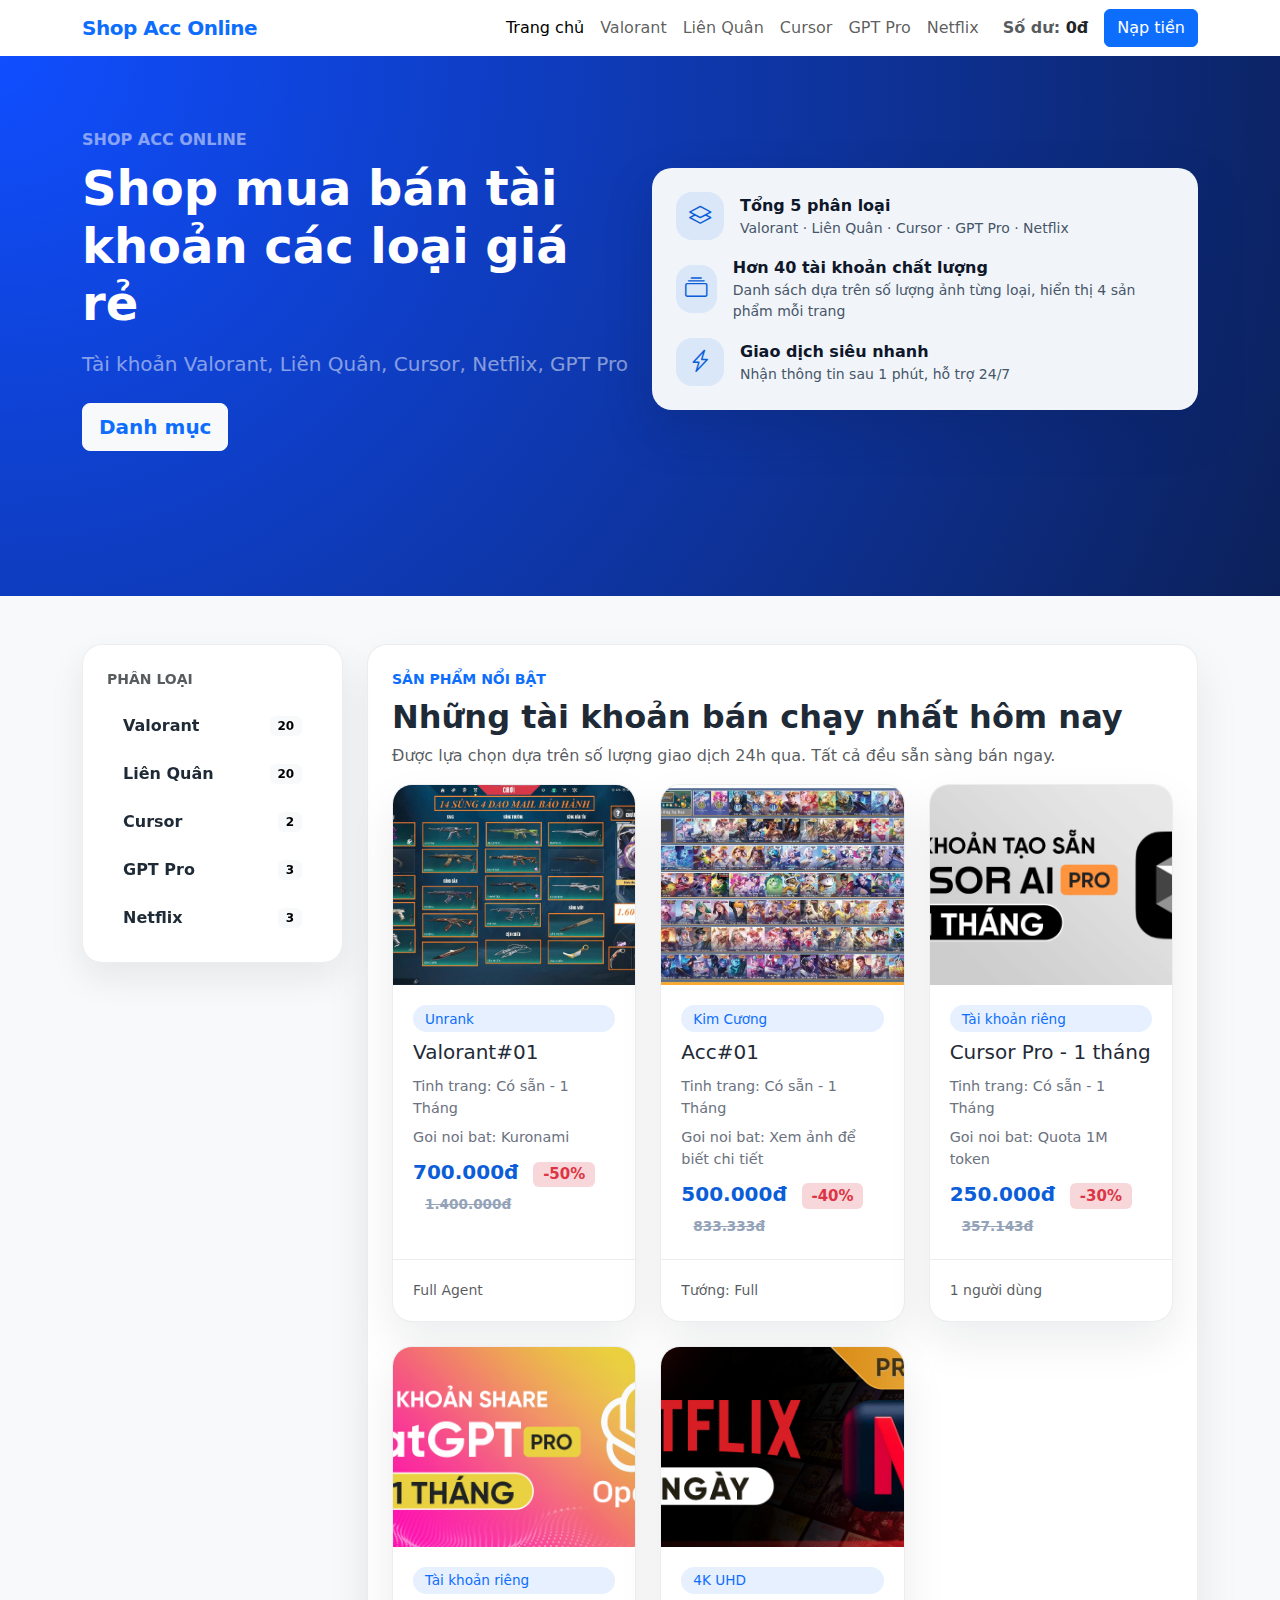
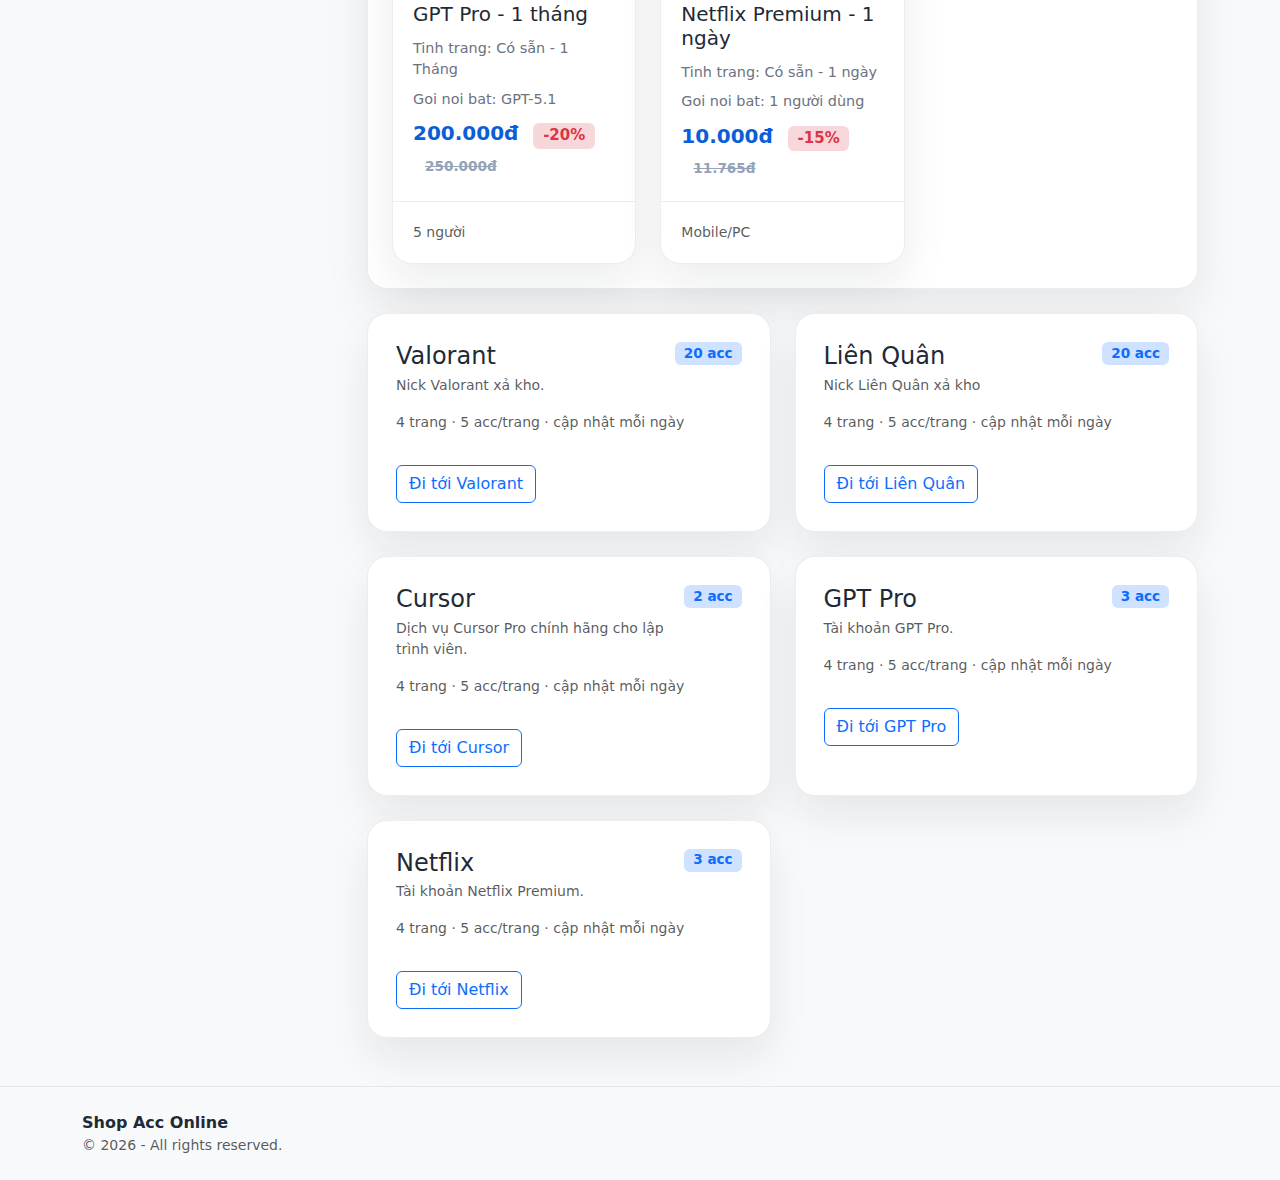
<file: index.html>
<!DOCTYPE html>
<html lang="vi">
  <head>
    <meta charset="UTF-8" />
    <meta name="viewport" content="width=device-width, initial-scale=1" />
    <title>Shop Acc Online</title>
    <link
      href="https://cdn.jsdelivr.net/npm/bootstrap@5.3.3/dist/css/bootstrap.min.css"
      rel="stylesheet"
      integrity="sha384-QWTKZyjpPEjISv5WaRU9OFeRpok6YctnYmDr5pNlyT2bRjXh0JMhjY6hW+ALEwIH"
      crossorigin="anonymous"
    />
    <link rel="stylesheet" href="https://cdn.jsdelivr.net/npm/bootstrap-icons@1.11.3/font/bootstrap-icons.min.css" />
    <link rel="stylesheet" href="assets/css/style.css" />
    <link rel="icon" href="assets/img/favicon.png" />
  </head>
  <body data-page="home">
    <header class="shadow-sm bg-white">
      <nav class="navbar navbar-expand-lg bg-white">
        <div class="container">
          <a class="navbar-brand fw-bold text-primary" href="index.html">Shop Acc Online</a>
          <button
            class="navbar-toggler"
            type="button"
            data-bs-toggle="collapse"
            data-bs-target="#mainNav"
            aria-controls="mainNav"
            aria-expanded="false"
            aria-label="Toggle navigation"
          >
            <span class="navbar-toggler-icon"></span>
          </button>
          <div class="collapse navbar-collapse" id="mainNav">
            <ul class="navbar-nav ms-auto align-items-lg-center">
              <li class="nav-item">
                <a class="nav-link active" href="index.html">Trang chủ</a>
              </li>
              <li class="nav-item">
                <a class="nav-link" href="category.html?category=valorant&page=1">Valorant</a>
              </li>
              <li class="nav-item">
                <a class="nav-link" href="category.html?category=lienquan&page=1">Liên Quân</a>
              </li>
              <li class="nav-item">
                <a class="nav-link" href="category.html?category=cursor&page=1">Cursor</a>
              </li>
              <li class="nav-item">
                <a class="nav-link" href="category.html?category=gptpro&page=1">GPT Pro</a>
              </li>
              <li class="nav-item">
                <a class="nav-link" href="category.html?category=netflix&page=1">Netflix</a>
              </li>
              <li class="nav-item">
                <span class="navbar-text text-muted fw-semibold ms-lg-3">Số dư: <span class="text-dark">0đ</span></span>
              </li>
              <li class="nav-item ms-lg-3">
                <a class="btn btn-primary" href="topup.html">Nạp tiền</a>
              </li>
            </ul>
          </div>
        </div>
      </nav>
    </header>

    <main>
      <section class="home-hero text-white py-5">
        <div class="container py-4">
          <div class="row align-items-center g-4">
            <div class="col-lg-6">
              <p class="text-uppercase text-white-50 fw-semibold mb-2">Shop Acc Online</p>
              <h1 class="display-5 fw-bold mb-3">Shop mua bán tài khoản các loại giá rẻ</i></h1>
              <p class="lead text-white-50 mb-4">
                Tài khoản Valorant, Liên Quân, Cursor, Netflix, GPT Pro
              </p>
              <div class="d-flex flex-wrap gap-3">
                <a class="btn btn-light btn-lg text-primary fw-semibold" href="#categories">Danh mục</a>
              </div>
            </div>
            <div class="col-lg-6">
              <div class="home-hero-card p-4">
                <div class="d-flex align-items-center mb-3">
                  <span class="hero-icon me-3">
                    <i class="bi bi-layers"></i>
                  </span>
                  <div>
                    <strong>Tổng 5 phân loại</strong>
                    <div class="text-muted small">Valorant · Liên Quân · Cursor · GPT Pro · Netflix</div>
                  </div>
                </div>
                <div class="d-flex align-items-center mb-3">
                  <span class="hero-icon me-3">
                    <i class="bi bi-collection"></i>
                  </span>
                  <div>
                    <strong>Hơn 40 tài khoản chất lượng</strong>
                    <div class="text-muted small">Danh sách dựa trên số lượng ảnh từng loại, hiển thị 4 sản phẩm mỗi trang</div>
                  </div>
                </div>
                <div class="d-flex align-items-center">
                  <span class="hero-icon me-3">
                    <i class="bi bi-lightning-charge"></i>
                  </span>
                  <div>
                    <strong>Giao dịch siêu nhanh</strong>
                    <div class="text-muted small">Nhận thông tin sau 1 phút, hỗ trợ 24/7</div>
                  </div>
                </div>
              </div>
            </div>
          </div>
        </div>
      </section>

      <section id="categories" class="py-5 bg-light">
        <div class="container">
          <div class="row g-4">
            <div class="col-lg-3">
              <div class="category-menu-card sticky-top">
                <p class="text-uppercase text-muted fw-semibold small mb-3">Phân loại</p>
                <div data-category-menu></div>
              </div>
            </div>
            <div class="col-lg-9">
              <div class="featured-products-card p-4 mb-4">
                <div class="d-flex flex-column flex-md-row justify-content-between align-items-md-center gap-3 mb-3">
                  <div>
                    <p class="text-uppercase text-primary fw-semibold small mb-2">Sản phẩm nổi bật</p>
                    <h2 class="fw-bold mb-2">Những tài khoản bán chạy nhất hôm nay</h2>
                    <p class="text-muted mb-0">
                      Được lựa chọn dựa trên số lượng giao dịch 24h qua. Tất cả đều sẵn sàng bán ngay.
                    </p>
                  </div>
                </div>
                <div class="row g-4" data-featured-products></div>
              </div>

              <div class="row g-4" data-featured-grid></div>
            </div>
          </div>
        </div>
      </section>
    </main>

    <footer class="py-4 bg-body-tertiary">
      <div class="container d-flex flex-column flex-md-row justify-content-between align-items-center gap-3">
        <div>
          <strong>Shop Acc Online</strong>
          <p class="mb-0 text-muted small">© <span id="year"></span> - All rights reserved.</p>
        </div>
      </div>
    </footer>

    <script
      src="https://cdn.jsdelivr.net/npm/bootstrap@5.3.3/dist/js/bootstrap.bundle.min.js"
      integrity="sha384-YvpcrYf0tY3lHB60NNkmXc5s9fDVZLESaAA55NDzOxhy9GkcIdslK1eN7N6jIeHz"
      crossorigin="anonymous"
    ></script>
    <script src="assets/js/script.js"></script>
  </body>
</html>
</file>
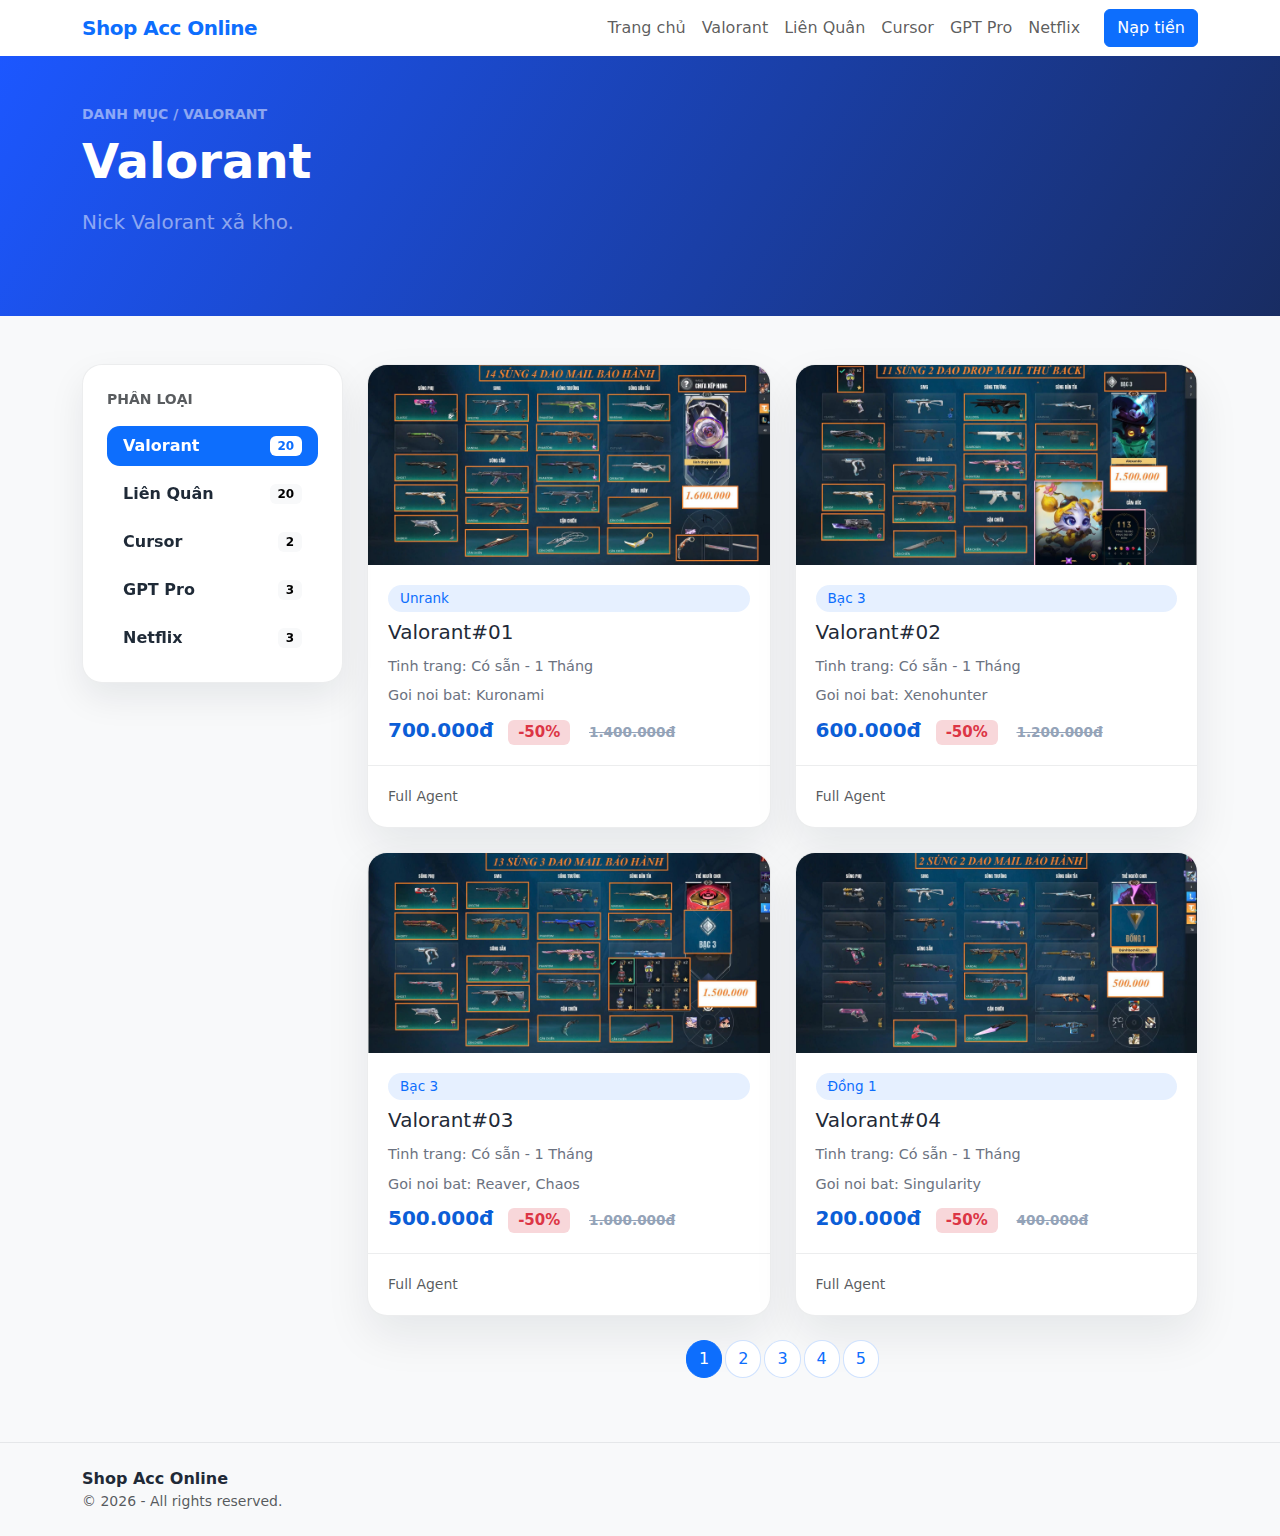
<file: category.html>
<!DOCTYPE html>
<html lang="vi">
  <head>
    <meta charset="UTF-8" />
    <meta name="viewport" content="width=device-width, initial-scale=1" />
    <title>Danh mục · Shop Acc Online</title>
    <link
      href="https://cdn.jsdelivr.net/npm/bootstrap@5.3.3/dist/css/bootstrap.min.css"
      rel="stylesheet"
      integrity="sha384-QWTKZyjpPEjISv5WaRU9OFeRpok6YctnYmDr5pNlyT2bRjXh0JMhjY6hW+ALEwIH"
      crossorigin="anonymous"
    />
    <link rel="stylesheet" href="https://cdn.jsdelivr.net/npm/bootstrap-icons@1.11.3/font/bootstrap-icons.min.css" />
    <link rel="stylesheet" href="assets/css/style.css" />
  </head>
  <body data-page="category">
    <header class="shadow-sm bg-white">
      <nav class="navbar navbar-expand-lg bg-white">
        <div class="container">
          <a class="navbar-brand fw-bold text-primary" href="index.html">Shop Acc Online</a>
          <button
            class="navbar-toggler"
            type="button"
            data-bs-toggle="collapse"
            data-bs-target="#mainNav"
            aria-controls="mainNav"
            aria-expanded="false"
            aria-label="Toggle navigation"
          >
            <span class="navbar-toggler-icon"></span>
          </button>
          <div class="collapse navbar-collapse" id="mainNav">
            <ul class="navbar-nav ms-auto align-items-lg-center">
              <li class="nav-item">
                <a class="nav-link" href="index.html">Trang chủ</a>
              </li>
              <li class="nav-item">
                <a class="nav-link" href="category.html?category=valorant&page=1">Valorant</a>
              </li>
              <li class="nav-item">
                <a class="nav-link" href="category.html?category=lienquan&page=1">Liên Quân</a>
              </li>
              <li class="nav-item">
                <a class="nav-link" href="category.html?category=cursor&page=1">Cursor</a>
              </li>
              <li class="nav-item">
                <a class="nav-link" href="category.html?category=gptpro&page=1">GPT Pro</a>
              </li>
              <li class="nav-item">
                <a class="nav-link" href="category.html?category=netflix&page=1">Netflix</a>
              </li>
              <li class="nav-item ms-lg-3">
                <a class="btn btn-primary" href="topup.html">Nạp tiền</a>
              </li>
            </ul>
          </div>
        </div>
      </nav>
    </header>

    <section class="category-hero text-white py-5">
      <div class="container">
        <p class="text-uppercase text-white-50 fw-semibold small mb-2" id="category-breadcrumb">Danh mục</p>
        <h1 class="display-5 fw-bold mb-3" id="category-title"></h1>
        <p class="lead text-white-50 mb-0" id="category-description"></p>
      </div>
    </section>

    <main class="py-5 bg-light">
      <div class="container">
        <div class="row g-4">
          <div class="col-lg-3">
            <div class="category-menu-card sticky-top">
              <p class="text-uppercase text-muted fw-semibold small mb-3">Phân loại</p>
              <div data-category-menu></div>
            </div>
          </div>
          <div class="col-lg-9">
            <div class="row g-4" data-category-grid></div>
            <nav class="mt-4" aria-label="Điều hướng trang">
              <ul class="pagination justify-content-center" data-pagination></ul>
            </nav>
          </div>
        </div>
      </div>
    </main>

    <footer class="py-4 bg-body-tertiary">
      <div class="container d-flex flex-column flex-md-row justify-content-between align-items-center gap-3">
        <div>
          <strong>Shop Acc Online</strong>
          <p class="mb-0 text-muted small">© <span id="year"></span> - All rights reserved.</p>
        </div>
      </div>
    </footer>

    <script
      src="https://cdn.jsdelivr.net/npm/bootstrap@5.3.3/dist/js/bootstrap.bundle.min.js"
      integrity="sha384-YvpcrYf0tY3lHB60NNkmXc5s9fDVZLESaAA55NDzOxhy9GkcIdslK1eN7N6jIeHz"
      crossorigin="anonymous"
    ></script>
    <script src="assets/js/script.js"></script>
  </body>
</html>
</file>
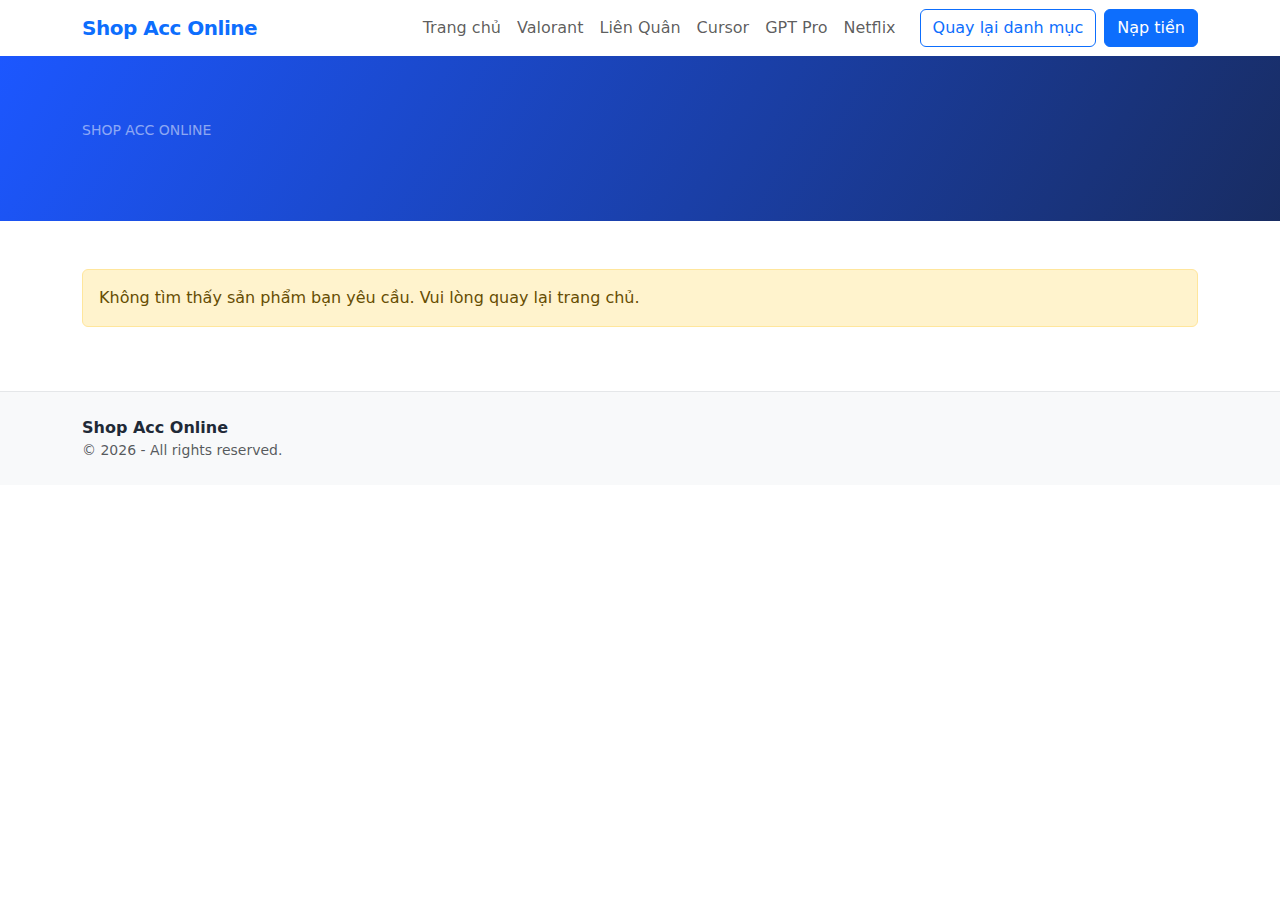
<file: product.html>
<!DOCTYPE html>
<html lang="vi">
  <head>
    <meta charset="UTF-8" />
    <meta name="viewport" content="width=device-width, initial-scale=1" />
    <title>Chi tiết sản phẩm · Shop Acc Online</title>
    <meta
      name="description"
      content="Xem thông tin chi tiết tài khoản được bán tại Shop Acc Online: giá, bảo hành và ưu điểm nổi bật."
    />
    <meta property="og:title" content="Sản phẩm Shop Acc Online" />
    <meta
      property="og:description"
      content="Thông tin tài khoản gaming và dịch vụ premium đầy đủ: giá, tình trạng, giao ngay."
    />
    <meta property="og:type" content="product" />
    <meta property="og:image" content="assets/img/valorant/acc1.jpg" />
    <link
      href="https://cdn.jsdelivr.net/npm/bootstrap@5.3.3/dist/css/bootstrap.min.css"
      rel="stylesheet"
      integrity="sha384-QWTKZyjpPEjISv5WaRU9OFeRpok6YctnYmDr5pNlyT2bRjXh0JMhjY6hW+ALEwIH"
      crossorigin="anonymous"
    />
    <link rel="stylesheet" href="https://cdn.jsdelivr.net/npm/bootstrap-icons@1.11.3/font/bootstrap-icons.min.css" />
    <link rel="stylesheet" href="assets/css/style.css" />
  </head>
  <body data-page="product">
    <header class="shadow-sm bg-white">
      <nav class="navbar navbar-expand-lg bg-white">
        <div class="container">
          <a class="navbar-brand fw-bold text-primary" href="index.html">Shop Acc Online</a>
          <button
            class="navbar-toggler"
            type="button"
            data-bs-toggle="collapse"
            data-bs-target="#mainNav"
            aria-controls="mainNav"
            aria-expanded="false"
            aria-label="Toggle navigation"
          >
            <span class="navbar-toggler-icon"></span>
          </button>
          <div class="collapse navbar-collapse" id="mainNav">
            <ul class="navbar-nav ms-auto align-items-lg-center">
              <li class="nav-item">
                <a class="nav-link" href="index.html">Trang chủ</a>
              </li>
              <li class="nav-item">
                <a class="nav-link" href="category.html?category=valorant&page=1">Valorant</a>
              </li>
              <li class="nav-item">
                <a class="nav-link" href="category.html?category=lienquan&page=1">Liên Quân</a>
              </li>
              <li class="nav-item">
                <a class="nav-link" href="category.html?category=cursor&page=1">Cursor</a>
              </li>
              <li class="nav-item">
                <a class="nav-link" href="category.html?category=gptpro&page=1">GPT Pro</a>
              </li>
              <li class="nav-item">
                <a class="nav-link" href="category.html?category=netflix&page=1">Netflix</a>
              </li>
              <li class="nav-item ms-lg-3">
                <a class="btn btn-outline-primary me-2" id="back-to-category" href="category.html?category=valorant&page=1">
                  Quay lại danh mục
                </a>
              </li>
              <li class="nav-item">
                <a class="btn btn-primary" href="topup.html">Nạp tiền</a>
              </li>
            </ul>
          </div>
        </div>
      </nav>
    </header>

    <section class="product-hero">
      <div class="container">
        <div id="breadcrumbs" class="small text-uppercase text-white-50 mb-3">Shop Acc Online</div>
        <h1 id="product-name" class="display-5 fw-bold"></h1>
        <p id="product-description" class="lead text-white-50 mb-0"></p>
      </div>
    </section>

    <main class="py-5">
      <div class="container" id="product-detail-wrapper">
        <div class="row g-4 align-items-start">
          <div class="col-lg-6">
            <div class="product-gallery">
              <img id="product-image" src="" alt="" class="img-fluid" />
            </div>
          </div>
          <div class="col-lg-6">
            <div class="detail-card mb-4">
              <div class="d-flex justify-content-between align-items-center mb-3 flex-wrap gap-2">
                <h4 class="mb-0">Thông tin nhanh</h4>
                <div class="text-end">
                  <div class="d-flex align-items-center justify-content-end gap-2">
                    <span class="product-price-lg" id="product-price">0đ</span>
                    <span class="badge bg-danger-subtle text-danger" id="product-discount"></span>
                  </div>
                  <div class="text-muted text-decoration-line-through small" id="product-original-price"></div>
                </div>
              </div>
              <ul id="product-info-list" class="mb-0"></ul>
            </div>
            <div class="detail-card">
              <h5>Ưu điểm nổi bật</h5>
              <ul id="highlight-list" class="mb-3"></ul>
              <button class="btn btn-primary w-100" type="button" data-action="buy-product">
                Mua Ngay
              </button>
            </div>
          </div>
        </div>
      </div>
    </main>

    <footer class="py-4 bg-body-tertiary">
      <div class="container d-flex flex-column flex-md-row justify-content-between align-items-center gap-3">
        <div>
          <strong>Shop Acc Online</strong>
          <p class="mb-0 text-muted small">© <span id="year"></span> - All rights reserved.</p>
        </div>
      </div>
    </footer>

    <script
      src="https://cdn.jsdelivr.net/npm/bootstrap@5.3.3/dist/js/bootstrap.bundle.min.js"
      integrity="sha384-YvpcrYf0tY3lHB60NNkmXc5s9fDVZLESaAA55NDzOxhy9GkcIdslK1eN7N6jIeHz"
      crossorigin="anonymous"
    ></script>
    <script type="application/ld+json" id="product-schema"></script>
    <script src="assets/js/script.js"></script>
  </body>
</html>
</file>
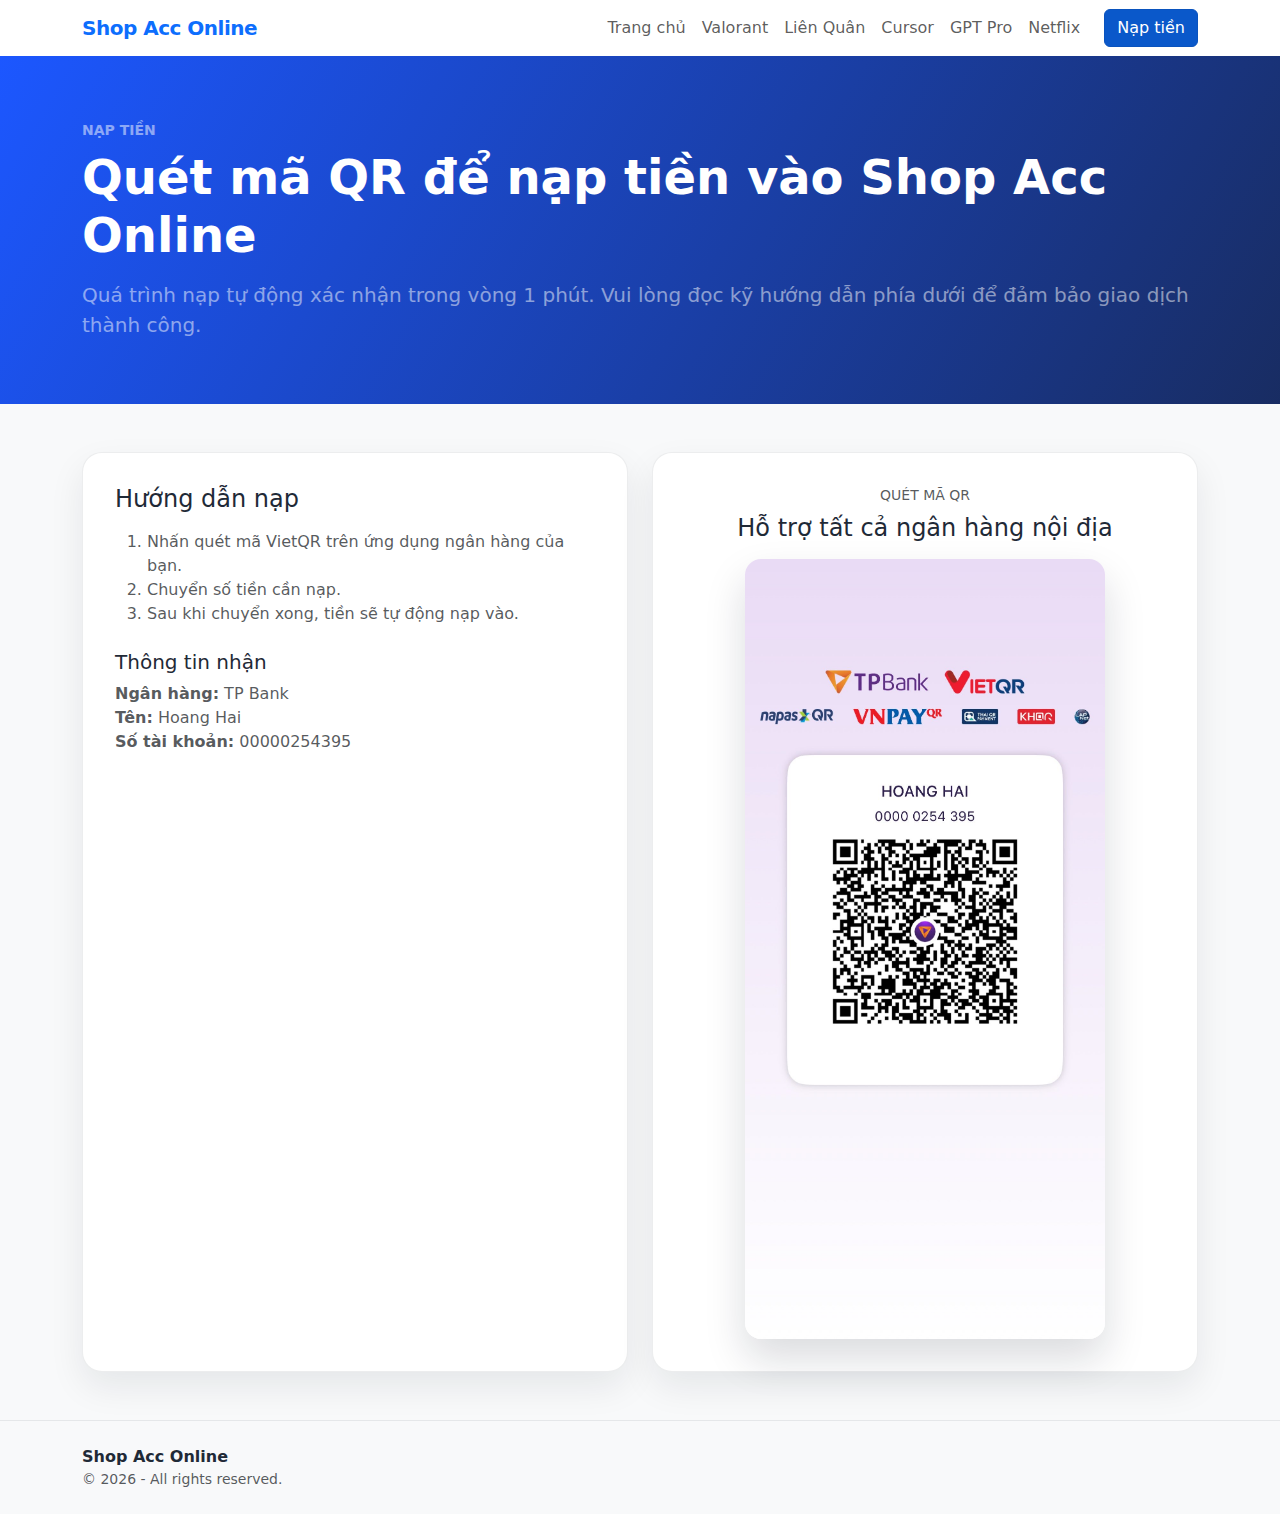
<file: topup.html>
<!DOCTYPE html>
<html lang="vi">
  <head>
    <meta charset="UTF-8" />
    <meta name="viewport" content="width=device-width, initial-scale=1" />
    <title>Nạp tiền · Shop Acc Online</title>
    <link
      href="https://cdn.jsdelivr.net/npm/bootstrap@5.3.3/dist/css/bootstrap.min.css"
      rel="stylesheet"
      integrity="sha384-QWTKZyjpPEjISv5WaRU9OFeRpok6YctnYmDr5pNlyT2bRjXh0JMhjY6hW+ALEwIH"
      crossorigin="anonymous"
    />
    <link rel="stylesheet" href="https://cdn.jsdelivr.net/npm/bootstrap-icons@1.11.3/font/bootstrap-icons.min.css" />
    <link rel="stylesheet" href="assets/css/style.css" />
  </head>
  <body data-page="topup">
    <header class="shadow-sm bg-white">
      <nav class="navbar navbar-expand-lg bg-white">
        <div class="container">
          <a class="navbar-brand fw-bold text-primary" href="index.html">Shop Acc Online</a>
          <button
            class="navbar-toggler"
            type="button"
            data-bs-toggle="collapse"
            data-bs-target="#mainNav"
            aria-controls="mainNav"
            aria-expanded="false"
            aria-label="Toggle navigation"
          >
            <span class="navbar-toggler-icon"></span>
          </button>
          <div class="collapse navbar-collapse" id="mainNav">
            <ul class="navbar-nav ms-auto align-items-lg-center">
              <li class="nav-item">
                <a class="nav-link" href="index.html">Trang chủ</a>
              </li>
              <li class="nav-item">
                <a class="nav-link" href="category.html?category=valorant&page=1">Valorant</a>
              </li>
              <li class="nav-item">
                <a class="nav-link" href="category.html?category=lienquan&page=1">Liên Quân</a>
              </li>
              <li class="nav-item">
                <a class="nav-link" href="category.html?category=cursor&page=1">Cursor</a>
              </li>
              <li class="nav-item">
                <a class="nav-link" href="category.html?category=gptpro&page=1">GPT Pro</a>
              </li>
              <li class="nav-item">
                <a class="nav-link" href="category.html?category=netflix&page=1">Netflix</a>
              </li>
              <li class="nav-item ms-lg-3">
                <a class="btn btn-primary active" href="topup.html">Nạp tiền</a>
              </li>
            </ul>
          </div>
        </div>
      </nav>
    </header>

    <section class="topup-hero">
      <div class="container">
        <p class="text-uppercase text-white-50 fw-semibold small mb-2">Nạp tiền</p>
        <h1 class="display-5 fw-bold mb-3">Quét mã QR để nạp tiền vào Shop Acc Online</h1>
        <p class="lead text-white-50 mb-0">
          Quá trình nạp tự động xác nhận trong vòng 1 phút. Vui lòng đọc kỹ hướng dẫn phía dưới để đảm bảo giao dịch thành công.
        </p>
      </div>
    </section>

    <main class="py-5 bg-light">
      <div class="container">
        <div class="row g-4">
          <div class="col-lg-6">
            <div class="topup-card h-100">
              <h2 class="h4 mb-3">Hướng dẫn nạp</h2>
              <ol class="text-muted mb-4">
                <li>Nhấn quét mã VietQR trên ứng dụng ngân hàng của bạn.</li>
                <li>Chuyển số tiền cần nạp.</li>
                <li>Sau khi chuyển xong, tiền sẽ tự động nạp vào.</li>
              </ol>

              <div class="mb-4">
                <h3 class="h5">Thông tin nhận</h3>
                <ul class="list-unstyled text-muted mb-0">
                  <li><strong>Ngân hàng:</strong> TP Bank</li>
                  <li><strong>Tên:</strong> Hoang Hai</li>
                  <li><strong>Số tài khoản:</strong> 00000254395</li>
                </ul>
              </div>
            </div>
          </div>
          <div class="col-lg-6">
            <div class="qr-card text-center">
              <p class="text-uppercase text-muted small mb-2">Quét mã QR</p>
              <h2 class="h4 mb-3">Hỗ trợ tất cả ngân hàng nội địa</h2>
              <img src="assets/img/qr/qr.jpg" alt="Mã QR nạp tiền Shop Acc Online" />
              
            </div>
          </div>
        </div>
      </div>
    </main>

    <footer class="py-4 bg-body-tertiary">
      <div class="container d-flex flex-column flex-md-row justify-content-between align-items-center gap-3">
        <div>
          <strong>Shop Acc Online</strong>
          <p class="mb-0 text-muted small">© <span id="year"></span> - All rights reserved.</p>
        </div>
      </div>
    </footer>

    <script
      src="https://cdn.jsdelivr.net/npm/bootstrap@5.3.3/dist/js/bootstrap.bundle.min.js"
      integrity="sha384-YvpcrYf0tY3lHB60NNkmXc5s9fDVZLESaAA55NDzOxhy9GkcIdslK1eN7N6jIeHz"
      crossorigin="anonymous"
    ></script>
    <script src="assets/js/script.js"></script>
  </body>
</html>
</file>
<file: assets/css/style.css>
body {
  font-family: "Inter", "Segoe UI", system-ui, -apple-system, BlinkMacSystemFont, sans-serif;
  color: #1f2a37;
  background-color: #fff;
}

a {
  text-decoration: none;
}

header .navbar-brand {
  letter-spacing: -0.5px;
}

.home-hero {
  background: radial-gradient(circle at top left, #104eff, #0c215a);
  color: #fff;
  min-height: 60vh;
}

.home-hero-card {
  background: #f1f5f9;
  border-radius: 1.25rem;
  box-shadow: 0 20px 45px rgba(13, 32, 91, 0.25);
  color: #0f172a;
}

.home-hero-card .text-muted {
  color: #475569 !important;
}

.home-hero-card strong {
  color: #0f172a;
}

.hero-icon {
  width: 3rem;
  height: 3rem;
  border-radius: 1rem;
  background: rgba(13, 110, 253, 0.1);
  display: inline-flex;
  justify-content: center;
  align-items: center;
  font-size: 1.4rem;
  color: #0b5ed7;
}

.category-menu-card {
  background: #fff;
  border: 1px solid rgba(15, 23, 42, 0.08);
  border-radius: 1.25rem;
  padding: 1.5rem;
  box-shadow: 0 15px 35px rgba(15, 23, 42, 0.08);
}

.category-menu-card.sticky-top {
  top: 100px;
}

.category-menu-card .list-group-item {
  border: none;
  border-radius: 0.8rem;
  margin-bottom: 0.5rem;
  font-weight: 600;
  color: #1f2a37;
  display: flex;
  justify-content: space-between;
  align-items: center;
}

.category-menu-card .list-group-item:last-child {
  margin-bottom: 0;
}

.category-menu-card .list-group-item.active {
  background: #0d6efd;
  color: #fff;
}

.category-preview-intro {
  background: #fff;
  border-radius: 1.25rem;
  border: 1px solid rgba(15, 23, 42, 0.08);
  box-shadow: 0 15px 35px rgba(15, 23, 42, 0.08);
}

.featured-products-card {
  background: #fff;
  border-radius: 1.25rem;
  border: 1px solid rgba(15, 23, 42, 0.08);
  box-shadow: 0 20px 45px rgba(15, 23, 42, 0.08);
}

.topup-hero {
  background: linear-gradient(120deg, rgba(16, 78, 255, 0.95), rgba(12, 33, 90, 0.95));
  color: #fff;
  padding: 4rem 0;
}

.topup-card,
.qr-card {
  background: #fff;
  border-radius: 1.25rem;
  border: 1px solid rgba(15, 23, 42, 0.08);
  box-shadow: 0 15px 35px rgba(15, 23, 42, 0.08);
  padding: 2rem;
}

.qr-card img {
  width: 100%;
  max-width: 360px;
  margin: 0 auto;
  display: block;
  border-radius: 1rem;
  box-shadow: 0 20px 40px rgba(15, 23, 42, 0.15);
}

@media (max-width: 767px) {
  .qr-card img {
    max-width: 280px;
  }
}

.category-preview-card {
  background: #fff;
  border-radius: 1.25rem;
  padding: 1.75rem;
  border: 1px solid rgba(15, 23, 42, 0.08);
  box-shadow: 0 20px 40px rgba(15, 23, 42, 0.08);
  height: 100%;
  display: flex;
  flex-direction: column;
  gap: 1rem;
}

.category-preview-card .badge {
  font-size: 0.85rem;
}

.category-preview-card .btn {
  align-self: flex-start;
}

.product-card {
  border: 1px solid rgba(15, 23, 42, 0.08);
  border-radius: 1.25rem;
  overflow: hidden;
  background: #fff;
  display: flex;
  flex-direction: column;
  height: 100%;
  box-shadow: 0 20px 45px rgba(15, 23, 42, 0.08);
}

.product-card img {
  width: 100%;
  height: 200px;
  object-fit: cover;
}

.product-body {
  padding: 1.25rem;
  display: flex;
  flex-direction: column;
  gap: 0.5rem;
  flex-grow: 1;
}

.product-meta {
  font-size: 0.9rem;
  color: #6b7280;
}

.product-price {
  font-size: 1.25rem;
  font-weight: 700;
  color: #0b5ed7;
}

.product-price .price-original {
  font-size: 0.85rem;
  color: #94a3b8;
  text-decoration: line-through;
  margin-left: 0.75rem;
}

.product-price-lg {
  font-size: 2rem;
  font-weight: 700;
  color: #0b5ed7;
}

.product-footer {
  padding: 1.25rem;
  border-top: 1px solid rgba(15, 23, 42, 0.08);
  display: flex;
  justify-content: space-between;
  align-items: center;
}

.feature-card {
  background: rgba(255, 255, 255, 0.08);
  border-radius: 1.25rem;
  padding: 1.5rem;
}

.feature-icon {
  width: 3rem;
  height: 3rem;
  border-radius: 0.75rem;
  display: inline-flex;
  justify-content: center;
  align-items: center;
  font-size: 1.2rem;
}

footer {
  border-top: 1px solid rgba(15, 23, 42, 0.08);
}

/* Product detail */
.product-hero,
.category-hero {
  background: linear-gradient(120deg, rgba(16, 78, 255, 0.95), rgba(12, 33, 90, 0.95));
  color: #fff;
  padding: 4rem 0;
}

.category-hero {
  min-height: 260px;
}

.product-gallery img {
  border-radius: 1rem;
  box-shadow: 0 20px 40px rgba(15, 23, 42, 0.2);
}

.detail-card {
  border-radius: 1.25rem;
  border: 1px solid rgba(15, 23, 42, 0.08);
  padding: 1.5rem;
  box-shadow: 0 15px 35px rgba(15, 23, 42, 0.1);
  background: #fff;
}

.detail-card ul {
  padding-left: 1.2rem;
}

.badge-soft {
  background: rgba(13, 110, 253, 0.1);
  color: #0d6efd;
  border-radius: 999px;
  padding: 0.2rem 0.75rem;
  font-size: 0.85rem;
}

footer {
  border-top: 1px solid rgba(15, 23, 42, 0.08);
}

.pagination .page-link {
  border-radius: 999px !important;
  margin: 0 0.25rem;
  color: #0d6efd;
  border: 1px solid rgba(13, 110, 253, 0.2);
}

.pagination .page-item.active .page-link {
  background: #0d6efd;
  border-color: #0d6efd;
  color: #fff;
}

@media (max-width: 767px) {
  .home-hero {
    text-align: center;
  }

  .home-hero-card {
    margin-top: 2rem;
  }

  .category-menu-card {
    position: static !important;
  }
}
</file>
